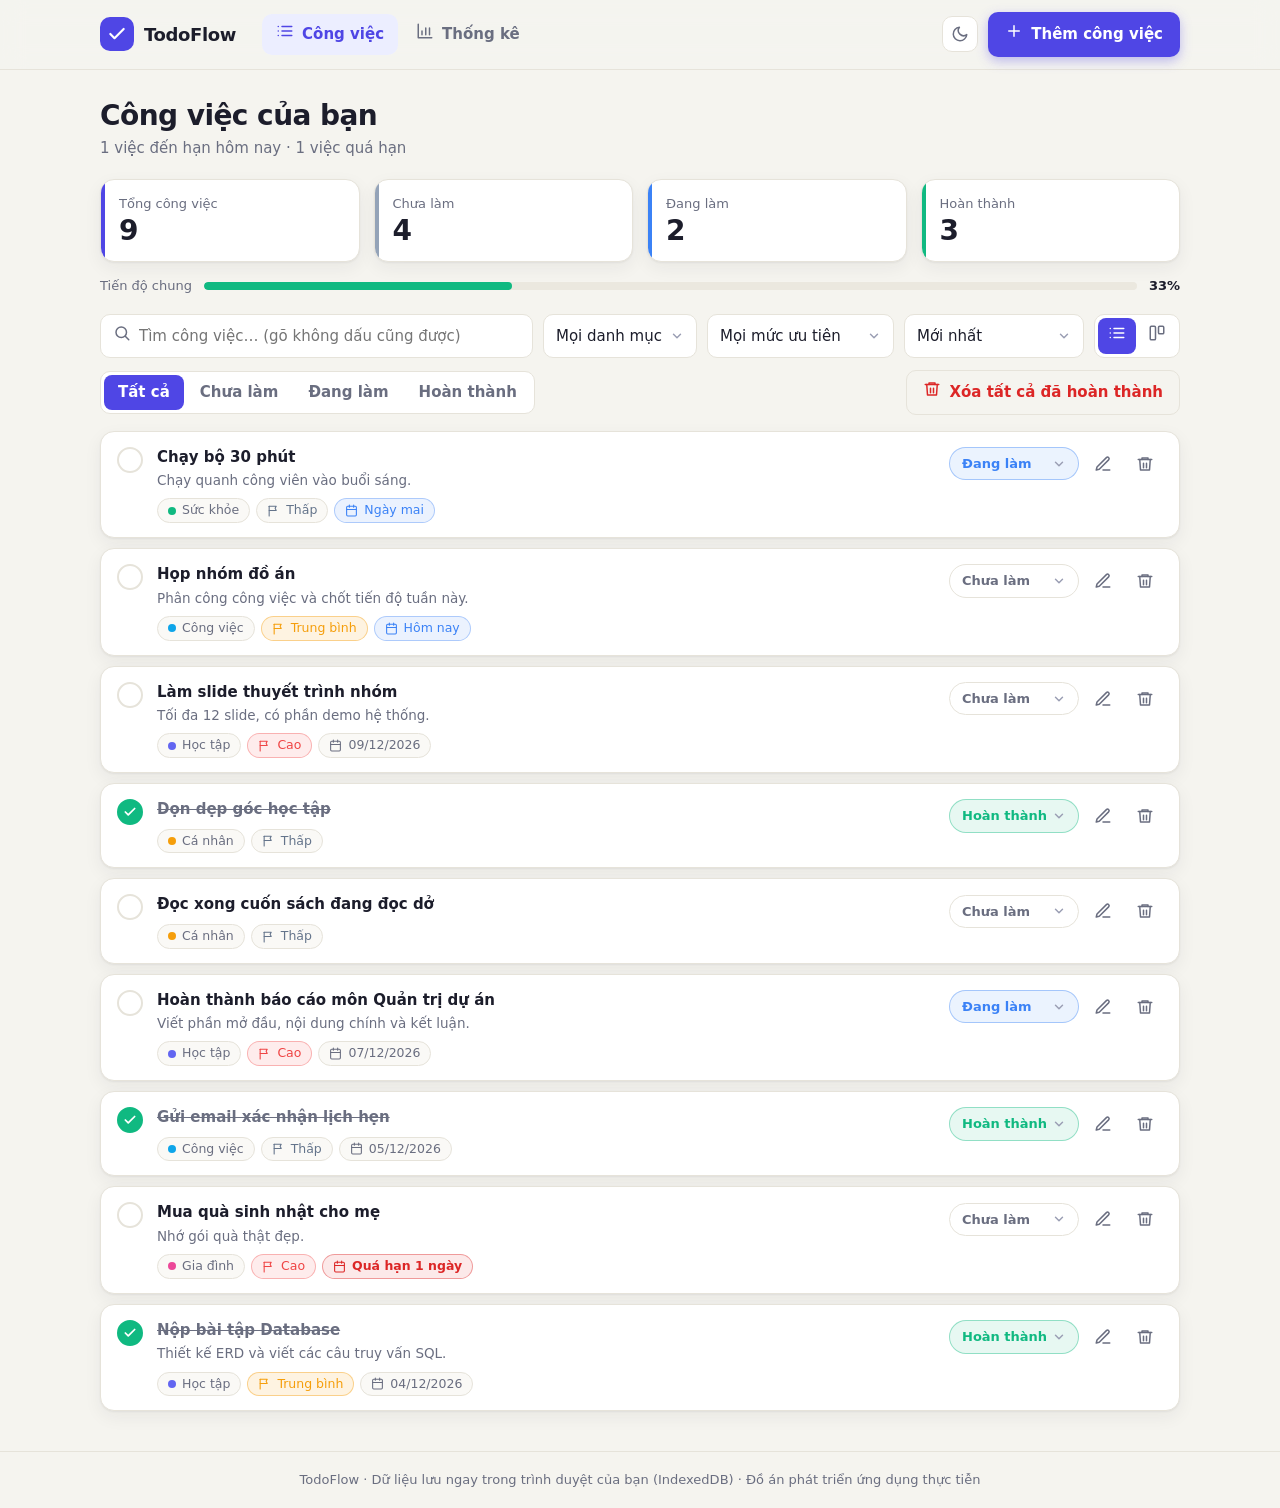
<file: index.html>
<!DOCTYPE html>
<html lang="vi">
<head>
  <meta charset="UTF-8">
  <meta name="viewport" content="width=device-width, initial-scale=1">
  <title>TodoFlow – Quản lý công việc</title>
  <link rel="icon" href="data:image/svg+xml,%3Csvg xmlns='http://www.w3.org/2000/svg' viewBox='0 0 32 32'%3E%3Crect width='32' height='32' rx='9' fill='%234f46e5'/%3E%3Cpath d='M9 16.5l5 5 9-10' fill='none' stroke='white' stroke-width='3.2' stroke-linecap='round' stroke-linejoin='round'/%3E%3C/svg%3E">
  <script>
    /* Áp dụng giao diện sáng/tối trước khi trang vẽ để không bị nháy màn hình */
    (function () {
      try {
        var t = localStorage.getItem('theme');
        if (!t) t = matchMedia('(prefers-color-scheme: dark)').matches ? 'dark' : 'light';
        document.documentElement.dataset.theme = t;
      } catch (e) {}
    })();
  </script>
  <link rel="stylesheet" href="css/style.css">
</head>
<body>

<header class="topbar">
  <div class="topbar-inner">
    <a class="brand" href="#" aria-label="TodoFlow">
      <span class="brand-mark" data-icon="check"></span>
      <span class="brand-name">TodoFlow</span>
    </a>

    <nav class="tabs" aria-label="Điều hướng">
      <button class="tab active" data-page="tasks"><span data-icon="list"></span>Công việc</button>
      <button class="tab" data-page="stats"><span data-icon="chart"></span>Thống kê</button>
    </nav>

    <div class="top-actions">
      <button class="icon-btn" id="themeBtn" title="Đổi giao diện sáng/tối" aria-label="Đổi giao diện sáng/tối"></button>
      <button class="btn primary" id="addBtn"><span data-icon="plus"></span><span class="btn-label">Thêm công việc</span></button>
    </div>
  </div>
</header>

<main class="wrap">

  <!-- ================= TRANG CÔNG VIỆC ================= -->
  <section id="page-tasks" class="page">
    <div class="page-head">
      <h1>Công việc của bạn</h1>
      <p id="subtitle" class="muted"></p>
    </div>

    <div id="summary" class="summary"></div>

    <div class="toolbar">
      <label class="search">
        <span data-icon="search"></span>
        <input id="q" type="search" placeholder="Tìm công việc… (gõ không dấu cũng được)" autocomplete="off">
      </label>
      <select id="fCategory" class="input" aria-label="Lọc theo danh mục"></select>
      <select id="fPriority" class="input" aria-label="Lọc theo độ ưu tiên">
        <option value="">Mọi mức ưu tiên</option>
        <option value="high">Ưu tiên cao</option>
        <option value="medium">Ưu tiên trung bình</option>
        <option value="low">Ưu tiên thấp</option>
      </select>
      <select id="fSort" class="input" aria-label="Sắp xếp">
        <option value="newest">Mới nhất</option>
        <option value="oldest">Cũ nhất</option>
        <option value="due">Hạn gần nhất</option>
        <option value="priority">Ưu tiên cao trước</option>
        <option value="title">Tên A → Z</option>
      </select>
      <div class="seg" id="viewSwitch" role="group" aria-label="Chế độ xem">
        <button data-view="list" title="Dạng danh sách" aria-label="Dạng danh sách"><span data-icon="list"></span></button>
        <button data-view="board" title="Dạng bảng Kanban" aria-label="Dạng bảng Kanban"><span data-icon="board"></span></button>
      </div>
    </div>

    <div class="subbar">
      <div class="seg" id="statusSeg" role="group" aria-label="Lọc theo trạng thái">
        <button data-status="">Tất cả</button>
        <button data-status="todo">Chưa làm</button>
        <button data-status="doing">Đang làm</button>
        <button data-status="done">Hoàn thành</button>
      </div>
      <button class="btn ghost text-danger" id="clearDone" hidden><span data-icon="trash"></span>Xóa tất cả đã hoàn thành</button>
    </div>

    <div id="taskView"></div>
  </section>

  <!-- ================= TRANG THỐNG KÊ ================= -->
  <section id="page-stats" class="page" hidden>
    <div class="page-head">
      <h1>Thống kê</h1>
      <p class="muted">Tổng quan tiến độ công việc của bạn.</p>
    </div>

    <div id="statCards" class="stat-cards"></div>

    <div class="stat-grid">
      <div class="panel">
        <h3>Tỉ lệ theo trạng thái</h3>
        <div id="donutBox" class="donut-box"></div>
      </div>
      <div class="panel">
        <h3>7 ngày gần nhất</h3>
        <div id="week"></div>
      </div>
    </div>

    <div class="stat-grid even">
      <div class="panel">
        <h3>Theo danh mục</h3>
        <div id="byCategory" class="meter-list"></div>
      </div>
      <div class="panel">
        <h3>Theo độ ưu tiên</h3>
        <div id="byPriority" class="meter-list"></div>
      </div>
    </div>
  </section>

</main>

<footer class="footer">TodoFlow · Dữ liệu lưu ngay trong trình duyệt của bạn (IndexedDB) · Đồ án phát triển ứng dụng thực tiễn</footer>

<!-- ================= FORM THÊM / SỬA ================= -->
<dialog id="taskDialog" aria-labelledby="dialogTitle">
  <form id="taskForm" class="dialog-body" novalidate>
    <h2 id="dialogTitle">Thêm công việc</h2>

    <div class="field">
      <label for="f_title">Tiêu đề <span class="req">*</span></label>
      <input id="f_title" class="input" maxlength="200" placeholder="Ví dụ: Làm bài tập Database" autocomplete="off">
    </div>

    <div class="field">
      <label for="f_desc">Mô tả</label>
      <textarea id="f_desc" class="input" rows="3" maxlength="2000" placeholder="Ghi chú thêm (không bắt buộc)"></textarea>
    </div>

    <div class="row2">
      <div class="field">
        <label for="f_category">Danh mục</label>
        <select id="f_category" class="input"></select>
      </div>
      <div class="field">
        <label for="f_priority">Độ ưu tiên</label>
        <select id="f_priority" class="input">
          <option value="high">Cao</option>
          <option value="medium" selected>Trung bình</option>
          <option value="low">Thấp</option>
        </select>
      </div>
    </div>

    <div class="row2">
      <div class="field">
        <label for="f_status">Trạng thái</label>
        <select id="f_status" class="input">
          <option value="todo">Chưa làm</option>
          <option value="doing">Đang làm</option>
          <option value="done">Hoàn thành</option>
        </select>
      </div>
      <div class="field">
        <label for="f_due">Hạn hoàn thành</label>
        <input id="f_due" type="date" class="input">
      </div>
    </div>

    <p id="formError" class="form-error" role="alert"></p>

    <div class="dialog-actions">
      <button type="button" class="btn ghost" id="cancelBtn">Hủy</button>
      <button type="submit" class="btn primary" id="saveBtn">Lưu</button>
    </div>
  </form>
</dialog>

<!-- ================= HỘP XÁC NHẬN ================= -->
<dialog id="confirmDialog">
  <form method="dialog" class="dialog-body">
    <h2>Xác nhận</h2>
    <p id="confirmText" class="confirm-text"></p>
    <div class="dialog-actions">
      <button value="cancel" class="btn ghost">Hủy</button>
      <button value="ok" class="btn danger" id="confirmOk">Xóa</button>
    </div>
  </form>
</dialog>

<div id="toasts" aria-live="polite"></div>

<script src="js/db.js"></script>
<script src="js/app.js"></script>
</body>
</html>
</file>
<file: css/style.css>
/* =====================================================================
   TodoFlow – giao diện
   ===================================================================== */

:root {
  --bg: #f5f4ef;
  --surface: #ffffff;
  --surface-2: #faf9f6;
  --text: #1c1d2b;
  --muted: #6a6e80;
  --border: #e6e3da;
  --track: #ebe8df;

  --accent: #4f46e5;
  --accent-600: #4338ca;
  --accent-soft: #eceeff;
  --on-accent: #ffffff;

  --todo: #94a3b8;
  --doing: #3b82f6;
  --done: #10b981;

  --high: #ef4444;
  --medium: #f59e0b;
  --low: #64748b;
  --danger: #dc2626;

  --shadow: 0 1px 2px rgba(28, 29, 43, .05), 0 6px 18px rgba(28, 29, 43, .06);
  --radius: 14px;
  color-scheme: light;
}

[data-theme="dark"] {
  --bg: #12131a;
  --surface: #1b1d28;
  --surface-2: #171923;
  --text: #ececf4;
  --muted: #9b9fb4;
  --border: #2b2e3d;
  --track: #2b2e3d;

  --accent: #818cf8;
  --accent-600: #6d78f0;
  --accent-soft: #25284a;
  --on-accent: #11122a;

  --todo: #7b8aa3;
  --doing: #60a5fa;
  --done: #34d399;

  --high: #f87171;
  --medium: #fbbf24;
  --low: #94a3b8;
  --danger: #ef4444;

  --shadow: 0 1px 2px rgba(0, 0, 0, .3), 0 6px 18px rgba(0, 0, 0, .25);
  color-scheme: dark;
}

*, *::before, *::after { box-sizing: border-box; }
html { -webkit-text-size-adjust: 100%; }
body {
  margin: 0;
  font-family: Inter, "Segoe UI", system-ui, -apple-system, Roboto, "Helvetica Neue", Arial, sans-serif;
  font-size: 15px;
  line-height: 1.5;
  color: var(--text);
  background: var(--bg);
  -webkit-font-smoothing: antialiased;
  min-height: 100vh;
  display: flex;
  flex-direction: column;
}
[hidden] { display: none !important; }
button, input, select, textarea { font: inherit; color: inherit; }
button { cursor: pointer; }
h1, h2, h3 { line-height: 1.25; }
:focus-visible { outline: 2px solid var(--accent); outline-offset: 2px; }
.muted { color: var(--muted); }
.wrap { width: 100%; max-width: 1120px; margin: 0 auto; padding: 0 20px; flex: 1; }

svg { flex-shrink: 0; }

/* ---------- Thanh trên cùng ---------- */
.topbar {
  position: sticky; top: 0; z-index: 20;
  background: color-mix(in srgb, var(--bg) 82%, transparent);
  backdrop-filter: blur(12px);
  border-bottom: 1px solid var(--border);
}
.topbar-inner {
  max-width: 1120px; margin: 0 auto; padding: 12px 20px;
  display: flex; align-items: center; gap: 18px;
}
.brand { display: flex; align-items: center; gap: 10px; text-decoration: none; color: var(--text); }
.brand-mark {
  width: 34px; height: 34px; border-radius: 10px; display: grid; place-items: center;
  background: var(--accent); color: var(--on-accent);
}
.brand-mark svg { width: 20px; height: 20px; stroke-width: 2.6; }
.brand-name { font-weight: 800; font-size: 18px; letter-spacing: -.02em; }

.tabs { display: flex; gap: 4px; margin-left: 8px; }
.tab {
  display: inline-flex; align-items: center; gap: 8px;
  border: 0; background: transparent; padding: 8px 14px; border-radius: 10px;
  font-weight: 600; color: var(--muted);
}
.tab:hover { color: var(--text); background: var(--surface); }
.tab.active { color: var(--accent); background: var(--accent-soft); }
.top-actions { margin-left: auto; display: flex; align-items: center; gap: 10px; }

/* ---------- Nút ---------- */
.btn {
  display: inline-flex; align-items: center; justify-content: center; gap: 8px;
  border: 1px solid transparent; border-radius: 10px; padding: 9px 16px;
  font-weight: 600; background: var(--surface); transition: background .15s, transform .1s, box-shadow .15s;
}
.btn:active { transform: translateY(1px); }
.btn.primary { background: var(--accent); color: var(--on-accent); box-shadow: 0 4px 12px color-mix(in srgb, var(--accent) 35%, transparent); }
.btn.primary:hover { background: var(--accent-600); }
.btn.ghost { background: transparent; border-color: var(--border); }
.btn.ghost:hover { background: var(--surface); }
.btn.danger { background: var(--danger); color: #fff; }
.btn.text-danger { color: var(--danger); }
.btn:disabled { opacity: .6; cursor: not-allowed; }

.icon-btn {
  width: 36px; height: 36px; border-radius: 10px; border: 1px solid transparent;
  background: transparent; color: var(--muted); display: inline-grid; place-items: center; padding: 0;
  transition: background .15s, color .15s;
}
.icon-btn:hover { background: var(--accent-soft); color: var(--accent); }
.icon-btn.danger:hover { background: color-mix(in srgb, var(--danger) 12%, transparent); color: var(--danger); }
.icon-btn.sm { width: 30px; height: 30px; border-radius: 8px; }
.icon-btn.sm svg { width: 16px; height: 16px; }
.icon-btn:disabled { opacity: .3; pointer-events: none; }
#themeBtn { border-color: var(--border); background: var(--surface); }

/* ---------- Tiêu đề trang ---------- */
.page { padding: 28px 0 40px; }
.page-head { margin-bottom: 20px; }
.page-head h1 { margin: 0; font-size: 28px; letter-spacing: -.02em; }
.page-head p { margin: 4px 0 0; }

/* ---------- Thẻ tổng quan ---------- */
.summary { display: grid; grid-template-columns: repeat(4, 1fr); gap: 14px; margin-bottom: 14px; }
.sum-card {
  background: var(--surface); border: 1px solid var(--border); border-radius: var(--radius);
  padding: 14px 18px; box-shadow: var(--shadow); position: relative; overflow: hidden;
}
.sum-card::before { content: ""; position: absolute; left: 0; top: 0; bottom: 0; width: 4px; background: var(--accent); }
.sum-card.todo::before { background: var(--todo); }
.sum-card.doing::before { background: var(--doing); }
.sum-card.done::before { background: var(--done); }
.sum-label { display: block; font-size: 13px; color: var(--muted); }
.sum-card strong { font-size: 28px; letter-spacing: -.02em; line-height: 1.2; }

.progress-line {
  grid-column: 1 / -1; display: flex; align-items: center; gap: 12px;
  font-size: 13px; color: var(--muted);
}
.progress-line .track { flex: 1; height: 8px; background: var(--track); border-radius: 99px; overflow: hidden; }
.progress-line .fill { height: 100%; background: var(--done); border-radius: 99px; transition: width .5s ease; }
.progress-line b { color: var(--text); }

/* ---------- Thanh công cụ ---------- */
.toolbar { display: flex; flex-wrap: wrap; gap: 10px; margin: 18px 0 12px; }
.search {
  flex: 1 1 260px; display: flex; align-items: center; gap: 8px; padding: 0 12px;
  background: var(--surface); border: 1px solid var(--border); border-radius: 10px; color: var(--muted);
}
.search:focus-within { border-color: var(--accent); box-shadow: 0 0 0 3px var(--accent-soft); }
.search input { flex: 1; border: 0; outline: 0; background: transparent; padding: 10px 0; min-width: 0; }

.input {
  background: var(--surface); border: 1px solid var(--border); border-radius: 10px;
  padding: 10px 12px; width: 100%;
}
.input:focus { outline: 0; border-color: var(--accent); box-shadow: 0 0 0 3px var(--accent-soft); }
select.input {
  appearance: none; -webkit-appearance: none; padding-right: 34px;
  background-image: url("data:image/svg+xml;utf8,<svg xmlns='http://www.w3.org/2000/svg' width='14' height='14' viewBox='0 0 24 24' fill='none' stroke='%239b9fb4' stroke-width='2.5' stroke-linecap='round' stroke-linejoin='round'><path d='m6 9 6 6 6-6'/></svg>");
  background-repeat: no-repeat; background-position: right 12px center;
}
.toolbar select.input { width: auto; flex: 0 1 auto; }
textarea.input { resize: vertical; min-height: 76px; }

.seg { display: inline-flex; background: var(--surface); border: 1px solid var(--border); border-radius: 10px; padding: 3px; gap: 2px; }
.seg button {
  border: 0; background: transparent; border-radius: 8px; padding: 6px 14px; font-weight: 600;
  color: var(--muted); display: inline-flex; align-items: center; justify-content: center;
  white-space: nowrap;
}
.seg button:hover { color: var(--text); }
.seg button.active { background: var(--accent); color: var(--on-accent); }
#viewSwitch button { padding: 6px 10px; }

.subbar { display: flex; flex-wrap: wrap; align-items: center; justify-content: space-between; gap: 10px; margin-bottom: 16px; }

/* ---------- Danh sách công việc ---------- */
.task-list { display: flex; flex-direction: column; gap: 10px; }
.task {
  display: grid; grid-template-columns: auto 1fr auto; gap: 14px; align-items: start;
  background: var(--surface); border: 1px solid var(--border); border-radius: var(--radius);
  padding: 14px 16px; box-shadow: var(--shadow); transition: border-color .15s;
}
.task:hover { border-color: color-mix(in srgb, var(--accent) 40%, var(--border)); }

.check {
  width: 26px; height: 26px; border-radius: 50%; border: 2px solid var(--border);
  background: transparent; display: grid; place-items: center; padding: 0; margin-top: 1px;
  color: transparent; transition: all .15s;
}
.check svg { width: 14px; height: 14px; stroke-width: 3; }
.check:hover { border-color: var(--done); color: color-mix(in srgb, var(--done) 55%, transparent); }
.is-done .check { background: var(--done); border-color: var(--done); color: #fff; }

.task-title { font-weight: 600; word-break: break-word; }
.is-done .task-title { text-decoration: line-through; color: var(--muted); }
.task-desc { color: var(--muted); font-size: 13.5px; margin-top: 2px; word-break: break-word; white-space: pre-line; }
.task-meta { display: flex; flex-wrap: wrap; gap: 6px; margin-top: 8px; }
.task-side { display: flex; align-items: center; gap: 6px; }

/* ---------- Nhãn nhỏ ---------- */
.chip {
  display: inline-flex; align-items: center; gap: 6px; font-size: 12.5px; padding: 2px 10px; border-radius: 999px;
  background: var(--surface-2); border: 1px solid var(--border); color: var(--muted); white-space: nowrap;
}
.chip svg { width: 13px; height: 13px; }
.chip .dot { width: 8px; height: 8px; border-radius: 50%; background: var(--c, var(--accent)); }
.chip.prio-high   { color: var(--high);   border-color: color-mix(in srgb, var(--high) 35%, transparent);   background: color-mix(in srgb, var(--high) 10%, transparent); }
.chip.prio-medium { color: var(--medium); border-color: color-mix(in srgb, var(--medium) 40%, transparent); background: color-mix(in srgb, var(--medium) 12%, transparent); }
.chip.prio-low    { color: var(--low);    border-color: var(--border); }
.chip.due.soon    { color: var(--doing); border-color: color-mix(in srgb, var(--doing) 35%, transparent); background: color-mix(in srgb, var(--doing) 10%, transparent); }
.chip.due.overdue { color: var(--danger); border-color: color-mix(in srgb, var(--danger) 40%, transparent); background: color-mix(in srgb, var(--danger) 10%, transparent); font-weight: 600; }

.status-select { width: auto !important; padding: 6px 30px 6px 12px !important; font-size: 13px; font-weight: 600; border-radius: 99px !important; }
.status-select.status-todo  { color: var(--muted); }
.status-select.status-doing { color: var(--doing); border-color: color-mix(in srgb, var(--doing) 40%, transparent); background-color: color-mix(in srgb, var(--doing) 10%, var(--surface)); }
.status-select.status-done  { color: var(--done);  border-color: color-mix(in srgb, var(--done) 40%, transparent);  background-color: color-mix(in srgb, var(--done) 10%, var(--surface)); }

/* ---------- Bảng Kanban ---------- */
.board { display: grid; grid-template-columns: repeat(3, 1fr); gap: 16px; align-items: start; }
.column {
  background: var(--surface-2); border: 1.5px solid var(--border); border-radius: 16px;
  padding: 12px; min-height: 240px; transition: border-color .15s, background .15s;
}
.column.drag-over { border-color: var(--accent); background: var(--accent-soft); }
.col-head { display: flex; align-items: center; gap: 8px; padding: 2px 4px 12px; }
.col-head h3 { margin: 0; font-size: 14px; }
.col-head .dot { width: 10px; height: 10px; border-radius: 50%; }
.col-todo .dot { background: var(--todo); }
.col-doing .dot { background: var(--doing); }
.col-done .dot { background: var(--done); }
.col-head .count {
  font-size: 12px; font-weight: 700; color: var(--muted); background: var(--surface);
  border: 1px solid var(--border); border-radius: 99px; padding: 0 8px;
}
.col-head .icon-btn { margin-left: auto; }
.col-body { display: flex; flex-direction: column; gap: 10px; min-height: 150px; }
.col-empty { margin: 30px 8px; text-align: center; color: var(--muted); font-size: 13px; }

.card-task {
  background: var(--surface); border: 1px solid var(--border); border-radius: 12px;
  padding: 12px; box-shadow: var(--shadow); cursor: grab;
}
.card-task:hover { border-color: color-mix(in srgb, var(--accent) 40%, var(--border)); }
.card-task.dragging { opacity: .35; }
.card-task .ct-top { display: flex; flex-wrap: wrap; gap: 6px; margin-bottom: 8px; }
.card-task .ct-foot { display: flex; align-items: center; gap: 2px; margin-top: 10px; }
.card-task .ct-foot .spacer { flex: 1; }

/* ---------- Trạng thái rỗng ---------- */
.empty { text-align: center; padding: 60px 20px; background: var(--surface); border: 1.5px dashed var(--border); border-radius: var(--radius); }
.empty svg { width: 84px; height: 84px; margin-bottom: 8px; color: var(--accent); }
.empty h3 { margin: 0 0 4px; }
.empty p { margin: 0 0 18px; color: var(--muted); }

/* ---------- Thống kê ---------- */
.stat-cards { display: grid; grid-template-columns: repeat(4, 1fr); gap: 14px; }
.stat-card {
  background: var(--surface); border: 1px solid var(--border); border-radius: var(--radius);
  padding: 18px; box-shadow: var(--shadow);
}
.stat-card .label { color: var(--muted); font-size: 13px; display: flex; align-items: center; gap: 8px; }
.stat-card .label i { width: 9px; height: 9px; border-radius: 50%; background: var(--c); }
.stat-card .value { font-size: 34px; font-weight: 800; letter-spacing: -.03em; line-height: 1.15; margin-top: 6px; }
.stat-card .hint { color: var(--muted); font-size: 13px; }

.stat-grid { display: grid; grid-template-columns: minmax(280px, 1fr) 1.7fr; gap: 16px; margin-top: 16px; }
.stat-grid.even { grid-template-columns: 1fr 1fr; }
.panel { background: var(--surface); border: 1px solid var(--border); border-radius: var(--radius); padding: 20px; box-shadow: var(--shadow); }
.panel h3 { margin: 0 0 16px; font-size: 15px; }

.donut-box { display: flex; align-items: center; justify-content: center; gap: 26px; flex-wrap: wrap; min-height: 190px; }
.donut { width: 170px; height: 170px; border-radius: 50%; position: relative; display: grid; place-items: center; flex-shrink: 0; }
.donut::after { content: ""; position: absolute; inset: 22px; background: var(--surface); border-radius: 50%; }
.donut-center { position: relative; z-index: 1; text-align: center; }
.donut-center b { display: block; font-size: 30px; letter-spacing: -.03em; line-height: 1.1; }
.donut-center span { font-size: 12px; color: var(--muted); }
.legend { display: flex; flex-direction: column; gap: 10px; font-size: 14px; }
.legend div { display: flex; align-items: center; gap: 10px; }
.legend i { width: 10px; height: 10px; border-radius: 3px; background: var(--c); }
.legend b { margin-left: auto; padding-left: 18px; }

.week { display: flex; align-items: flex-end; justify-content: space-between; gap: 8px; height: 190px; }
.day { flex: 1; display: flex; flex-direction: column; align-items: center; height: 100%; }
.bars { flex: 1; width: 100%; display: flex; align-items: flex-end; justify-content: center; gap: 5px; padding-top: 18px; }
.bar { position: relative; width: 38%; max-width: 20px; min-height: 3px; border-radius: 6px 6px 2px 2px; background: var(--c); transition: height .5s ease; }
.bar em { position: absolute; top: -17px; left: 50%; transform: translateX(-50%); font-style: normal; font-size: 11px; font-weight: 700; color: var(--muted); }
.day .lbl { margin-top: 8px; font-size: 12px; font-weight: 600; }
.day .sub { font-size: 11px; color: var(--muted); }
.day.today .lbl { color: var(--accent); }
.week-legend { display: flex; gap: 18px; margin-top: 14px; font-size: 13px; color: var(--muted); }
.week-legend i { display: inline-block; width: 10px; height: 10px; border-radius: 3px; background: var(--c); margin-right: 6px; }

.meter-list { display: flex; flex-direction: column; gap: 16px; }
.meter .row { display: flex; justify-content: space-between; align-items: center; margin-bottom: 6px; font-size: 14px; }
.meter .row span { display: flex; align-items: center; gap: 8px; }
.meter .row i { width: 10px; height: 10px; border-radius: 50%; background: var(--c); }
.meter .row small { color: var(--muted); }
.meter .track { height: 9px; background: var(--track); border-radius: 99px; overflow: hidden; }
.meter .fill { height: 100%; background: var(--c); border-radius: 99px; transition: width .5s ease; }
.no-data { color: var(--muted); text-align: center; padding: 30px 0; }

/* ---------- Hộp thoại ---------- */
dialog {
  border: 0; border-radius: 18px; padding: 0; background: var(--surface); color: var(--text);
  width: min(560px, calc(100vw - 32px)); box-shadow: 0 24px 80px rgba(0, 0, 0, .3);
}
dialog::backdrop { background: rgba(18, 19, 32, .55); backdrop-filter: blur(2px); }
dialog[open] { animation: pop .18s ease-out; }
@keyframes pop { from { transform: translateY(10px) scale(.98); opacity: 0; } }
.dialog-body { padding: 24px; }
.dialog-body h2 { margin: 0 0 18px; font-size: 20px; letter-spacing: -.01em; }
.field { display: flex; flex-direction: column; gap: 6px; margin-bottom: 14px; }
.field label { font-size: 13px; font-weight: 600; }
.req { color: var(--danger); }
.row2 { display: grid; grid-template-columns: 1fr 1fr; gap: 12px; }
.form-error { color: var(--danger); font-size: 13.5px; min-height: 20px; margin: 0 0 6px; }
.dialog-actions { display: flex; justify-content: flex-end; gap: 10px; }
.confirm-text { margin: 0 0 22px; color: var(--muted); word-break: break-word; }

/* ---------- Thông báo nhỏ ---------- */
#toasts { position: fixed; right: 18px; bottom: 18px; display: flex; flex-direction: column; gap: 8px; z-index: 100; }
.toast {
  background: var(--text); color: var(--bg); padding: 10px 16px; border-radius: 10px; font-size: 14px; font-weight: 500;
  box-shadow: 0 8px 24px rgba(0, 0, 0, .25); animation: slide .2s ease-out; max-width: 340px;
}
.toast.err { background: var(--danger); color: #fff; }
.toast.out { opacity: 0; transform: translateY(6px); transition: .25s; }
@keyframes slide { from { transform: translateY(8px); opacity: 0; } }

.footer { text-align: center; color: var(--muted); font-size: 13px; padding: 18px; border-top: 1px solid var(--border); }

/* ---------- Responsive ---------- */
@media (max-width: 900px) {
  .summary, .stat-cards { grid-template-columns: repeat(2, 1fr); }
  .board, .stat-grid, .stat-grid.even { grid-template-columns: 1fr; }
}
@media (max-width: 640px) {
  .topbar-inner { flex-wrap: wrap; gap: 10px; }
  .tabs { order: 3; width: 100%; margin: 0; }
  .tab { flex: 1; justify-content: center; }
  .btn-label { display: none; }
  .page { padding-top: 20px; }
  .page-head h1 { font-size: 23px; }
  .task { grid-template-columns: auto 1fr; }
  .task-side { grid-column: 1 / -1; justify-content: flex-end; }
  .toolbar select.input { flex: 1 1 45%; }
  #statusSeg { max-width: 100%; overflow-x: auto; }
  #statusSeg button { padding: 6px 10px; font-size: 13px; }
  .row2 { grid-template-columns: 1fr; }
  .dialog-body { padding: 20px; }
}
@media (prefers-reduced-motion: reduce) {
  * { animation: none !important; transition: none !important; }
}
</file>
